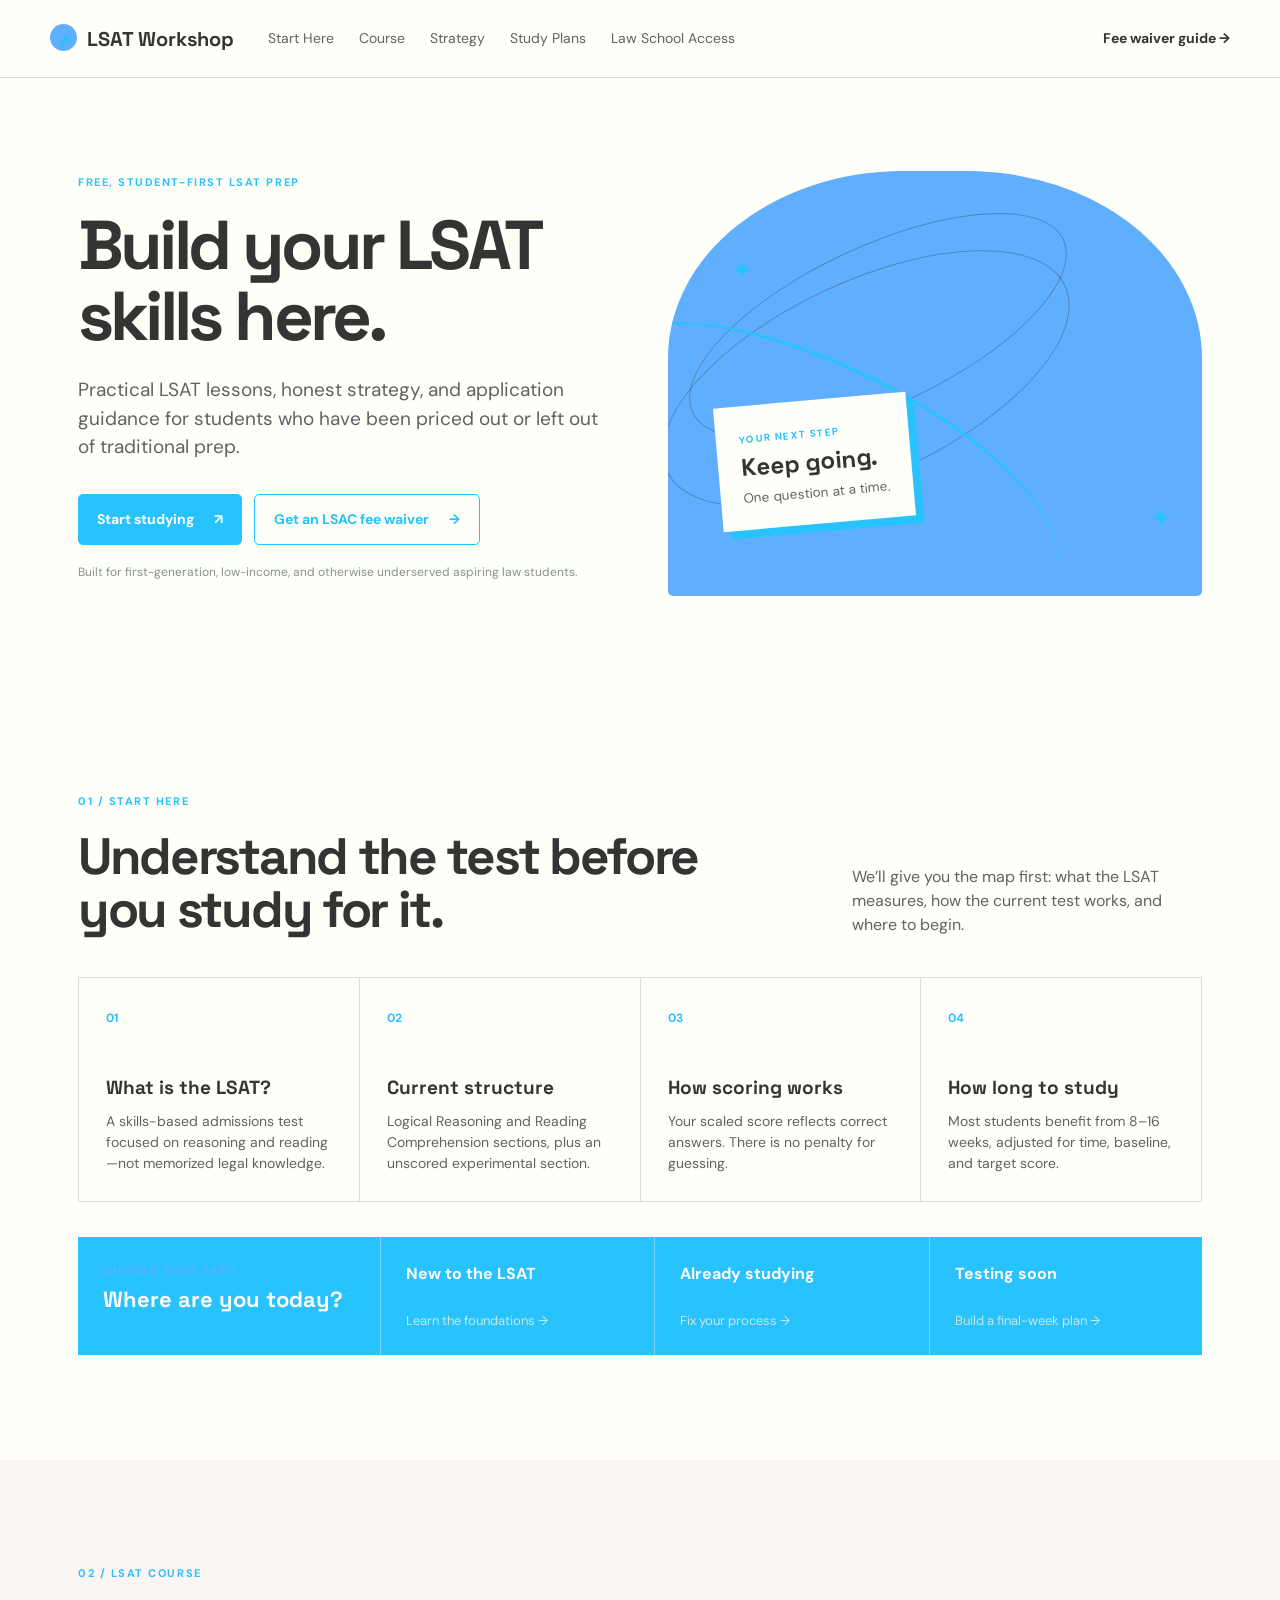
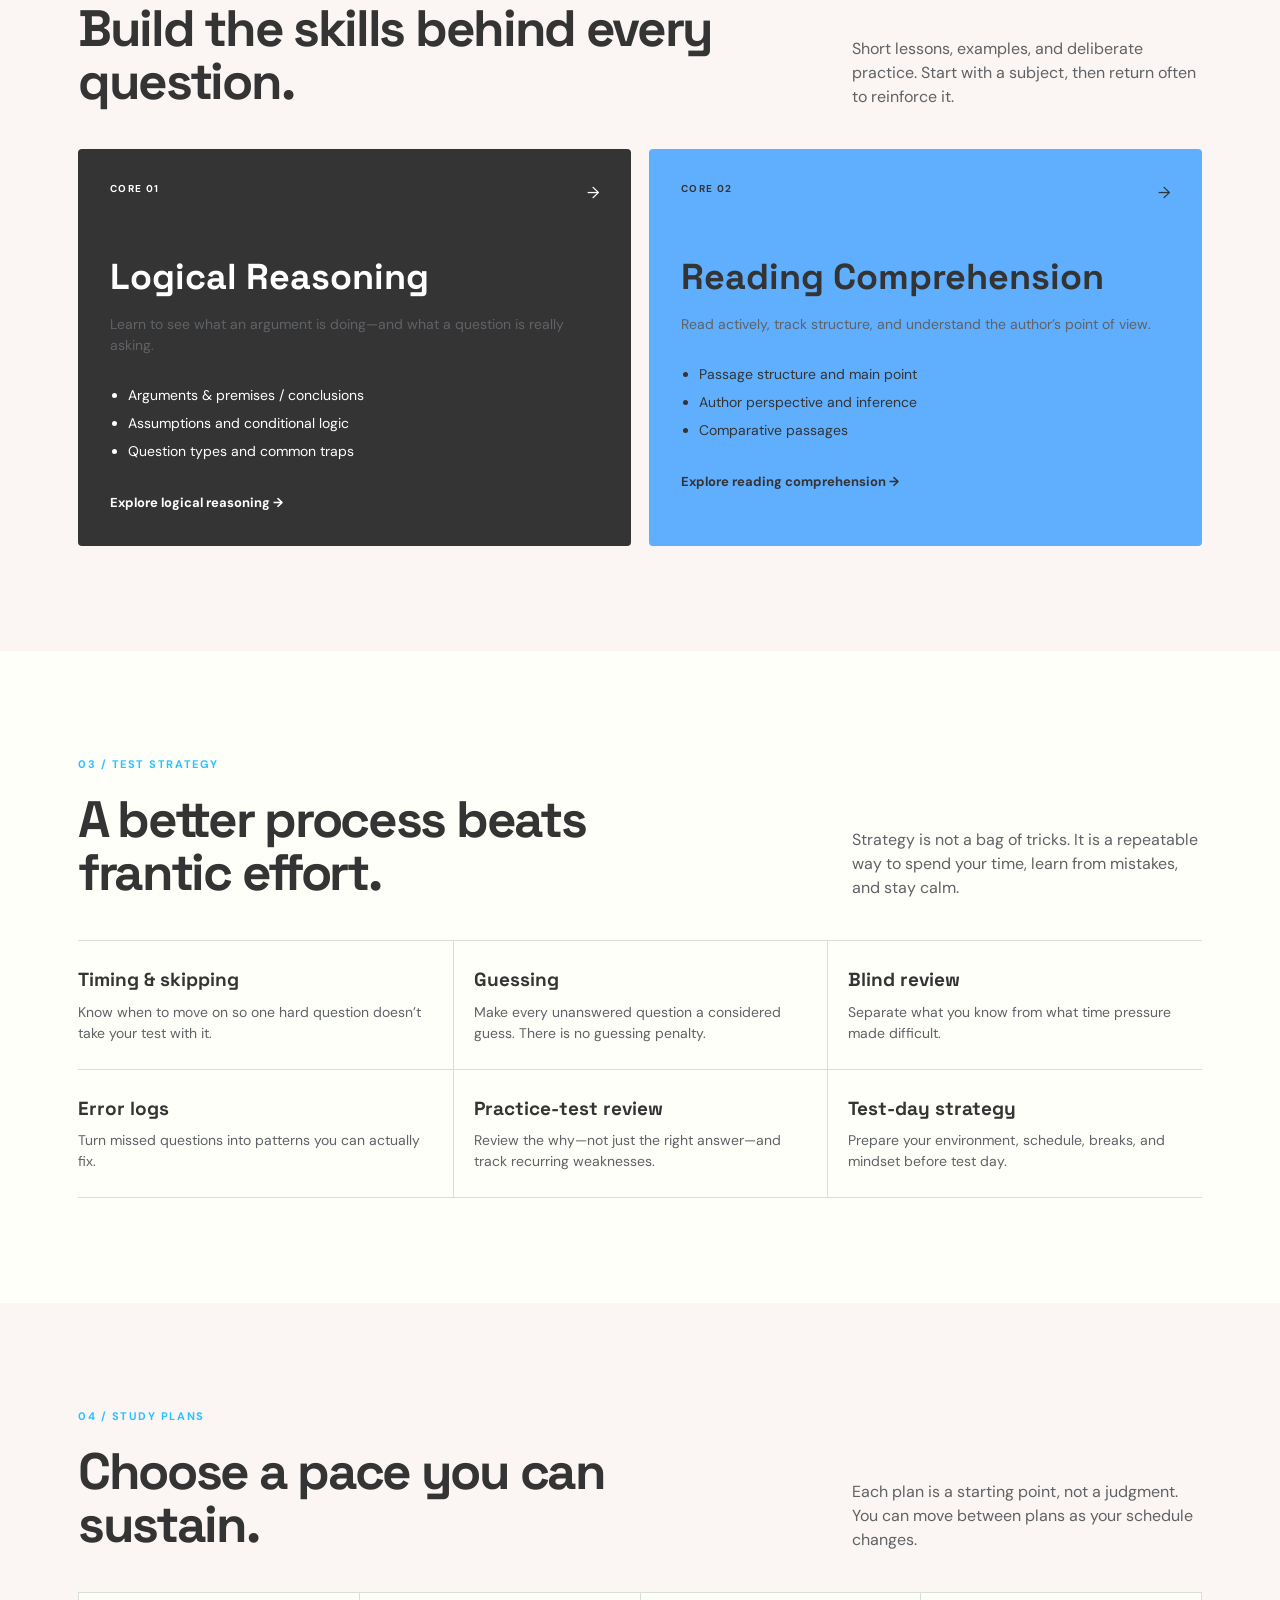
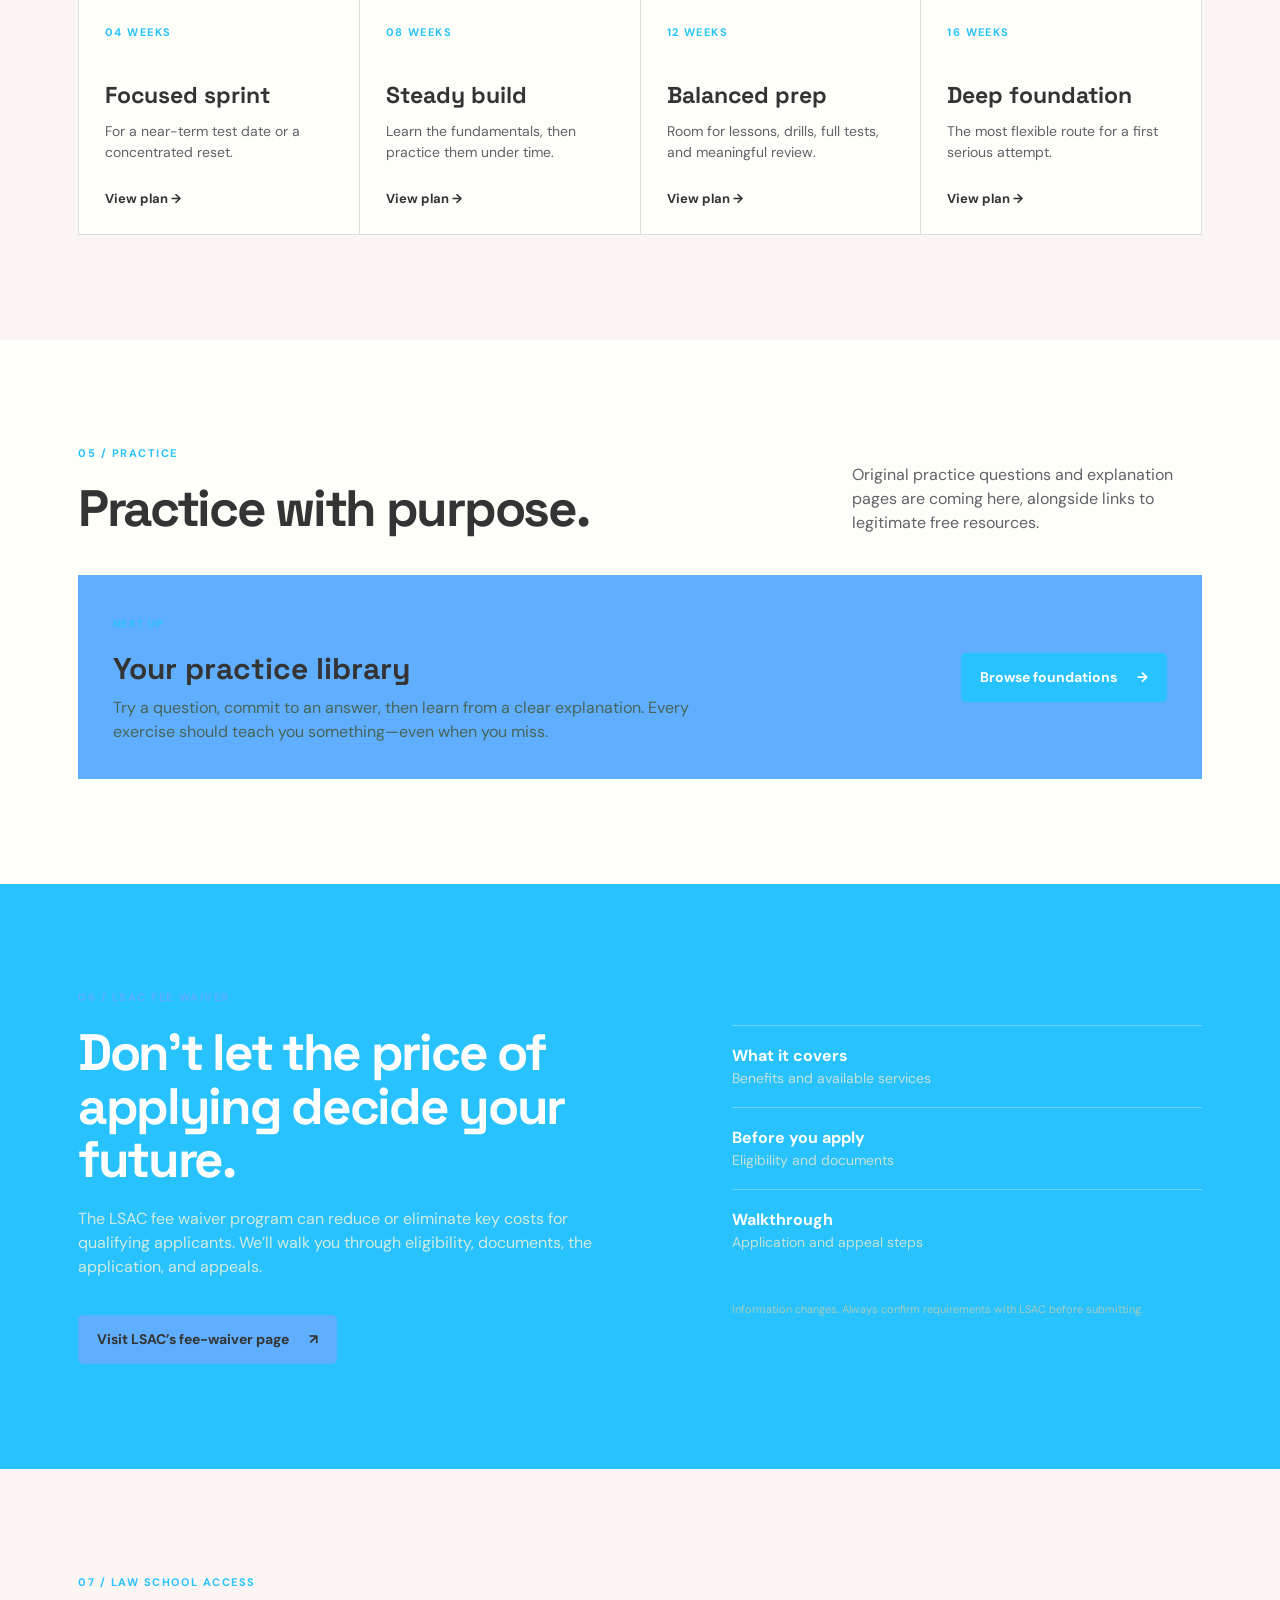
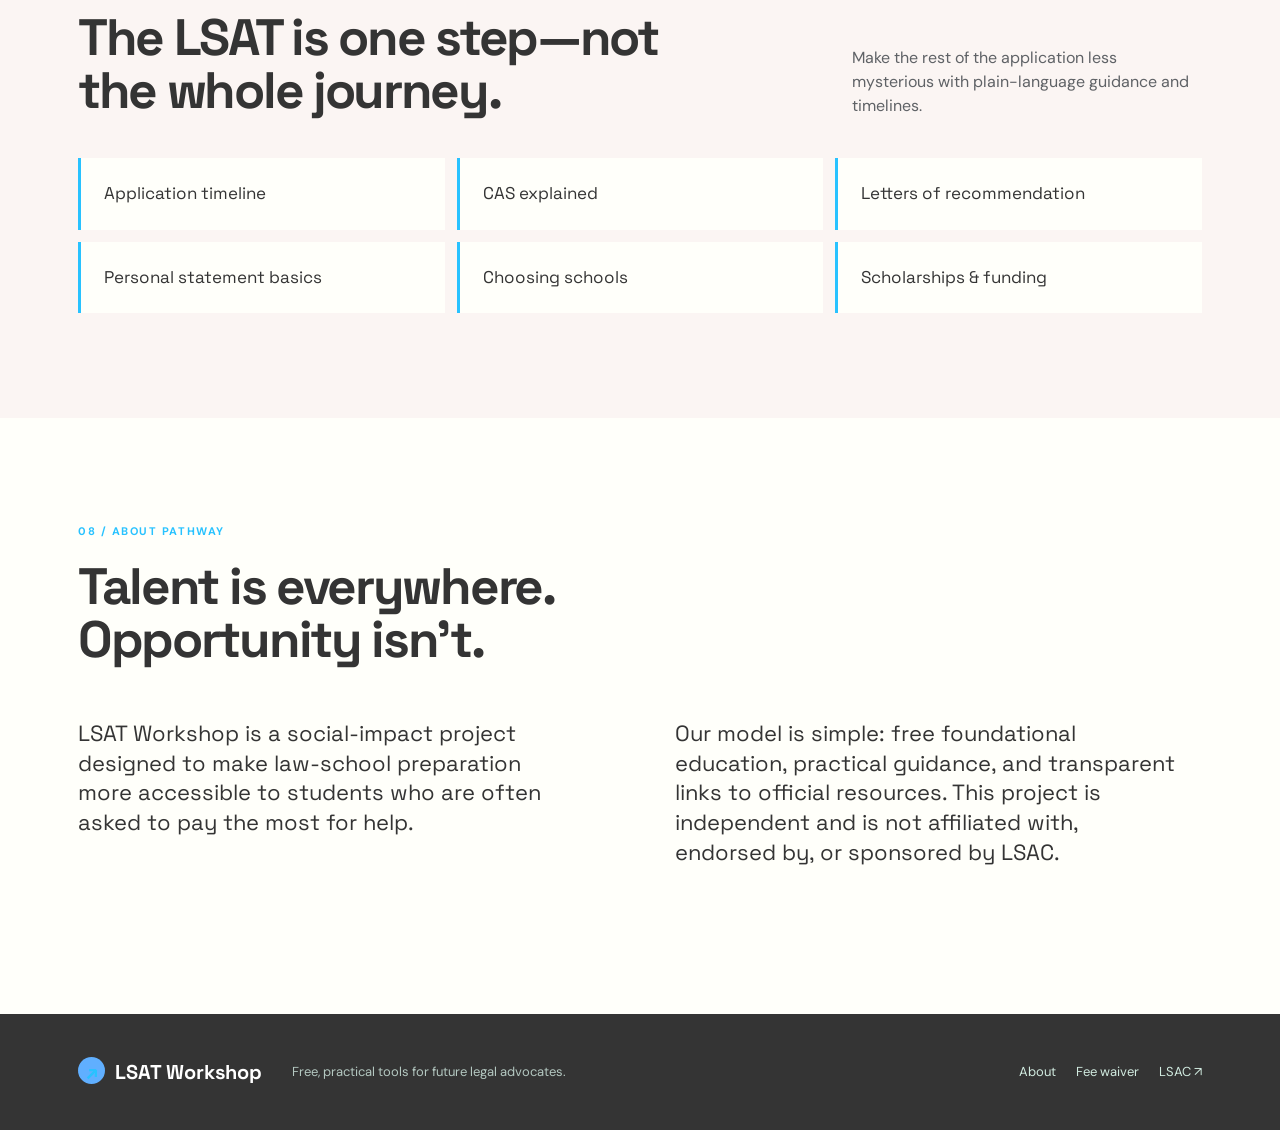
<file: index.html>
<!doctype html>
<html lang="en">
  <head>
    <meta charset="UTF-8" />
    <meta name="viewport" content="width=device-width, initial-scale=1.0" />
    <meta name="description" content="Free LSAT preparation and law-school access guidance for students facing financial barriers." />
    <title>LSAT Workshop — A clearer route to law school</title>
    <link rel="preconnect" href="https://fonts.googleapis.com" />
    <link rel="preconnect" href="https://fonts.gstatic.com" crossorigin />
    <link href="https://fonts.googleapis.com/css2?family=DM+Sans:wght@400;500;600;700&family=Space+Grotesk:wght@500;600;700&display=swap" rel="stylesheet" />
    <link rel="stylesheet" href="styles.css" />
  </head>
  <body>
    <header class="site-header">
      <a class="brand" href="./index.html" aria-label="LSAT Workshop home"><span class="brand-mark">↗</span> LSAT Workshop</a>
      <button class="menu-toggle" aria-expanded="false" aria-controls="site-nav">Menu</button>
      <nav id="site-nav" class="site-nav" aria-label="Main navigation">
        <a href="./start-here.html">Start Here</a><a href="./course.html">Course</a><a href="./strategy.html">Strategy</a><a href="./study-plans.html">Study Plans</a><a href="./law-school-access.html">Law School Access</a>
      </nav>
      <a class="header-link" href="./fee-waiver.html">Fee waiver guide <span>→</span></a>
    </header>

    <main>
      <section id="home" class="hero section-shell">
        <div class="hero-copy">
          <p class="eyebrow">FREE, STUDENT-FIRST LSAT PREP</p>
          <h1>Build your LSAT skills here.</h1>
          <p class="lede">Practical LSAT lessons, honest strategy, and application guidance for students who have been priced out or left out of traditional prep.</p>
          <div class="button-row"><a class="button primary" href="./start-here.html">Start studying <span>↗</span></a><a class="button secondary" href="./fee-waiver.html">Get an LSAC fee waiver <span>→</span></a></div>
          <p class="microcopy">Built for first-generation, low-income, and otherwise underserved aspiring law students.</p>
        </div>
        <div class="hero-art" aria-label="Illustration of a workshop for law-school preparation">
          <div class="sun"></div><div class="orbit orbit-one"></div><div class="orbit orbit-two"></div><div class="path-line"></div><div class="sign-card"><span>YOUR NEXT STEP</span><strong>Keep going.</strong><small>One question at a time.</small></div>
          <div class="star star-one">✦</div><div class="star star-two">✦</div>
        </div>
      </section>

      <section id="start" class="section-shell section-block">
        <div class="section-heading"><div><p class="eyebrow">01 / START HERE</p><h2>Understand the test before you study for it.</h2></div><p>We’ll give you the map first: what the LSAT measures, how the current test works, and where to begin.</p></div>
        <div class="info-grid four"><article><span class="number">01</span><h3>What is the LSAT?</h3><p>A skills-based admissions test focused on reasoning and reading—not memorized legal knowledge.</p></article><article><span class="number">02</span><h3>Current structure</h3><p>Logical Reasoning and Reading Comprehension sections, plus an unscored experimental section.</p></article><article><span class="number">03</span><h3>How scoring works</h3><p>Your scaled score reflects correct answers. There is no penalty for guessing.</p></article><article><span class="number">04</span><h3>How long to study</h3><p>Most students benefit from 8–16 weeks, adjusted for time, baseline, and target score.</p></article></div>
        <div class="pathway"><div><p class="eyebrow">CHOOSE YOUR PATH</p><h3>Where are you today?</h3></div><a href="./course.html"><strong>New to the LSAT</strong><span>Learn the foundations →</span></a><a href="./strategy.html"><strong>Already studying</strong><span>Fix your process →</span></a><a href="./study-plans.html"><strong>Testing soon</strong><span>Build a final-week plan →</span></a></div>
      </section>

      <section id="course" class="section-shell section-block tinted"><div class="section-heading"><div><p class="eyebrow">02 / LSAT COURSE</p><h2>Build the skills behind every question.</h2></div><p>Short lessons, examples, and deliberate practice. Start with a subject, then return often to reinforce it.</p></div><div class="course-grid"><article class="course-card dark"><div class="card-top"><span class="tag">CORE 01</span><span>→</span></div><h3>Logical Reasoning</h3><p>Learn to see what an argument is doing—and what a question is really asking.</p><ul><li>Arguments &amp; premises / conclusions</li><li>Assumptions and conditional logic</li><li>Question types and common traps</li></ul><a href="./practice.html">Explore logical reasoning →</a></article><article class="course-card accent"><div class="card-top"><span class="tag">CORE 02</span><span>→</span></div><h3>Reading Comprehension</h3><p>Read actively, track structure, and understand the author’s point of view.</p><ul><li>Passage structure and main point</li><li>Author perspective and inference</li><li>Comparative passages</li></ul><a href="./practice.html">Explore reading comprehension →</a></article></div></section>

      <section id="strategy" class="section-shell section-block"><div class="section-heading"><div><p class="eyebrow">03 / TEST STRATEGY</p><h2>A better process beats frantic effort.</h2></div><p>Strategy is not a bag of tricks. It is a repeatable way to spend your time, learn from mistakes, and stay calm.</p></div><div class="strategy-list"><div><b>Timing &amp; skipping</b><span>Know when to move on so one hard question doesn’t take your test with it.</span></div><div><b>Guessing</b><span>Make every unanswered question a considered guess. There is no guessing penalty.</span></div><div><b>Blind review</b><span>Separate what you know from what time pressure made difficult.</span></div><div><b>Error logs</b><span>Turn missed questions into patterns you can actually fix.</span></div><div><b>Practice-test review</b><span>Review the why—not just the right answer—and track recurring weaknesses.</span></div><div><b>Test-day strategy</b><span>Prepare your environment, schedule, breaks, and mindset before test day.</span></div></div></section>

      <section id="plans" class="section-shell section-block tinted"><div class="section-heading"><div><p class="eyebrow">04 / STUDY PLANS</p><h2>Choose a pace you can sustain.</h2></div><p>Each plan is a starting point, not a judgment. You can move between plans as your schedule changes.</p></div><div class="plans-grid"><a href="./course.html"><span>04 WEEKS</span><h3>Focused sprint</h3><p>For a near-term test date or a concentrated reset.</p><b>View plan →</b></a><a href="./course.html"><span>08 WEEKS</span><h3>Steady build</h3><p>Learn the fundamentals, then practice them under time.</p><b>View plan →</b></a><a href="./course.html"><span>12 WEEKS</span><h3>Balanced prep</h3><p>Room for lessons, drills, full tests, and meaningful review.</p><b>View plan →</b></a><a href="./course.html"><span>16 WEEKS</span><h3>Deep foundation</h3><p>The most flexible route for a first serious attempt.</p><b>View plan →</b></a></div></section>

      <section id="practice" class="section-shell section-block"><div class="section-heading"><div><p class="eyebrow">05 / PRACTICE</p><h2>Practice with purpose.</h2></div><p>Original practice questions and explanation pages are coming here, alongside links to legitimate free resources.</p></div><div class="practice-callout"><div><span class="tag">NEXT UP</span><h3>Your practice library</h3><p>Try a question, commit to an answer, then learn from a clear explanation. Every exercise should teach you something—even when you miss.</p></div><a class="button primary" href="./course.html">Browse foundations <span>→</span></a></div></section>

      <section id="fee-waiver" class="section-shell section-block fee-section"><div class="fee-copy"><p class="eyebrow">06 / LSAC FEE WAIVER</p><h2>Don’t let the price of applying decide your future.</h2><p>The LSAC fee waiver program can reduce or eliminate key costs for qualifying applicants. We’ll walk you through eligibility, documents, the application, and appeals.</p><a class="button primary" href="https://www.lsac.org/lsat/register-lsat/lsat-cas-fees/fee-waivers" target="_blank" rel="noreferrer">Visit LSAC’s fee-waiver page <span>↗</span></a></div><div class="fee-topics"><div><b>What it covers</b><span>Benefits and available services</span></div><div><b>Before you apply</b><span>Eligibility and documents</span></div><div><b>Walkthrough</b><span>Application and appeal steps</span></div><p class="note">Information changes. Always confirm requirements with LSAC before submitting.</p></div></section>

      <section id="access" class="section-shell section-block tinted"><div class="section-heading"><div><p class="eyebrow">07 / LAW SCHOOL ACCESS</p><h2>The LSAT is one step—not the whole journey.</h2></div><p>Make the rest of the application less mysterious with plain-language guidance and timelines.</p></div><div class="access-grid"><span>Application timeline</span><span>CAS explained</span><span>Letters of recommendation</span><span>Personal statement basics</span><span>Choosing schools</span><span>Scholarships &amp; funding</span></div></section>

      <section id="about" class="section-shell section-block about"><p class="eyebrow">08 / ABOUT PATHWAY</p><h2>Talent is everywhere. Opportunity isn’t.</h2><div class="about-columns"><p>LSAT Workshop is a social-impact project designed to make law-school preparation more accessible to students who are often asked to pay the most for help.</p><p>Our model is simple: free foundational education, practical guidance, and transparent links to official resources. This project is independent and is not affiliated with, endorsed by, or sponsored by LSAC.</p></div></section>
    </main>
    <footer class="site-footer"><div class="brand"><span class="brand-mark">↗</span> LSAT Workshop</div><p>Free, practical tools for future legal advocates.</p><div><a href="./about.html">About</a><a href="./fee-waiver.html">Fee waiver</a><a href="https://www.lsac.org" target="_blank" rel="noreferrer">LSAC ↗</a></div></footer>
    <script src="app.js"></script>
  </body>
</html>
</file>
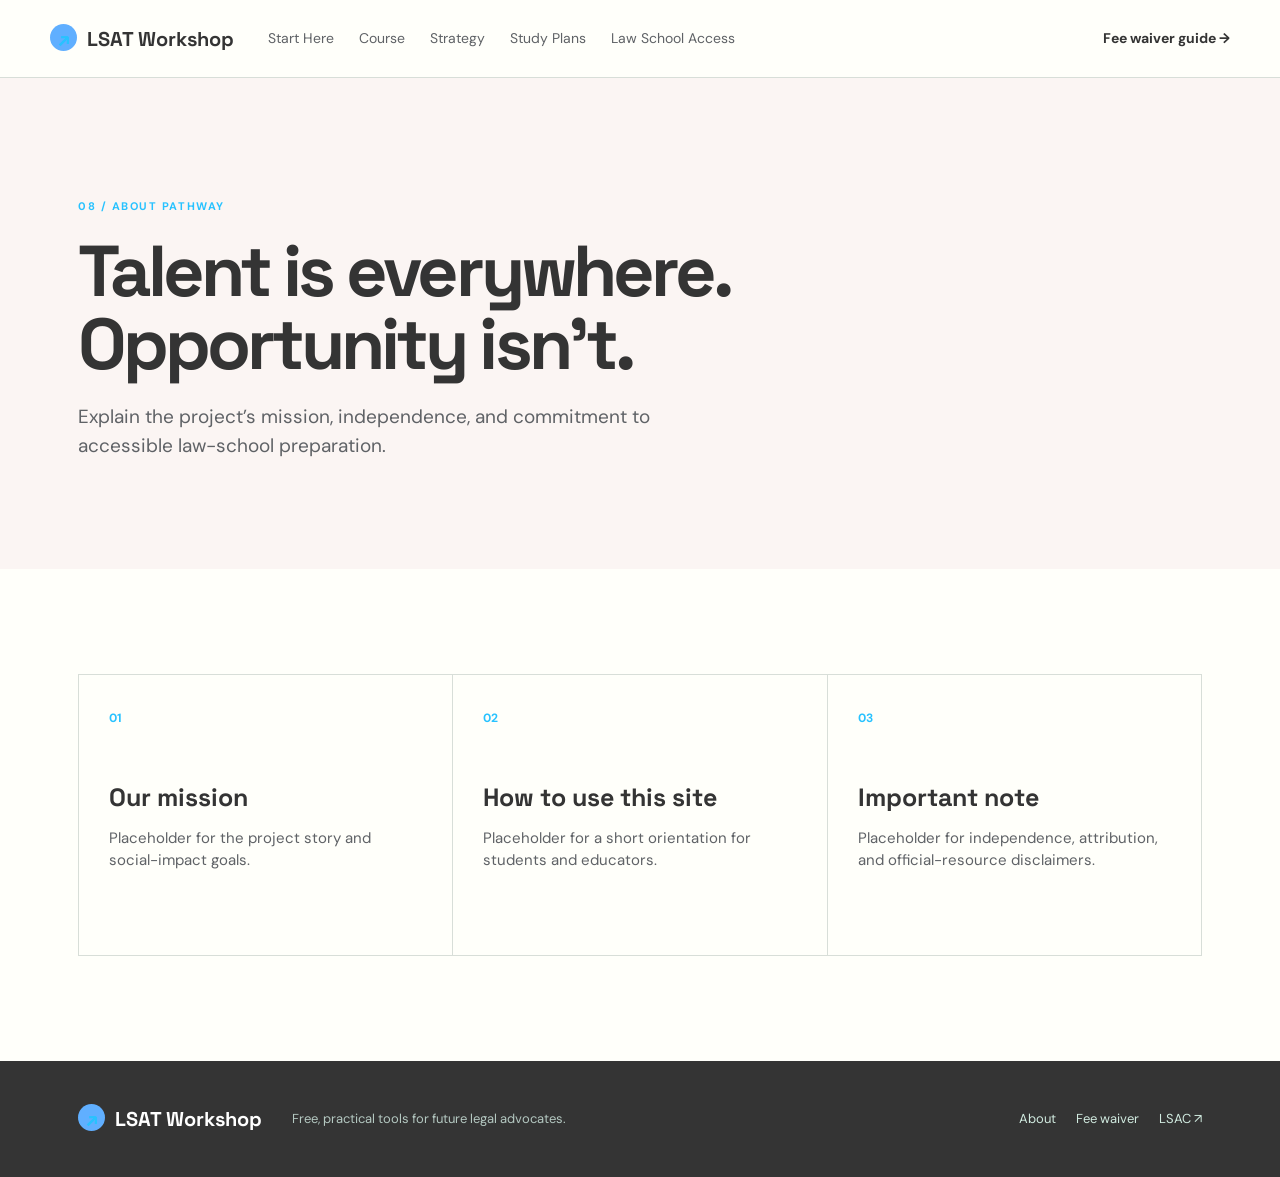
<file: about.html>
<!doctype html>
<html lang="en">
  <head>
    <meta charset="UTF-8" />
    <meta name="viewport" content="width=device-width, initial-scale=1.0" />
    <meta name="description" content="LSAT Workshop — free LSAT preparation and law-school access guidance." />
    <title>Talent is everywhere. Opportunity isn’t. | LSAT Workshop</title>
    <link rel="preconnect" href="https://fonts.googleapis.com" />
    <link rel="preconnect" href="https://fonts.gstatic.com" crossorigin />
    <link href="https://fonts.googleapis.com/css2?family=DM+Sans:wght@400;500;600;700&family=Space+Grotesk:wght@500;600;700&display=swap" rel="stylesheet" />
    <link rel="stylesheet" href="styles.css" />
  </head>
  <body>
    <header class="site-header">
  <a class="brand" href="index.html" aria-label="LSAT Workshop home"><span class="brand-mark">↗</span> LSAT Workshop</a>
  <button class="menu-toggle" aria-expanded="false" aria-controls="site-nav">Menu</button>
  <nav id="site-nav" class="site-nav" aria-label="Main navigation">
    <a href="start-here.html">Start Here</a><a href="course.html">Course</a><a href="strategy.html">Strategy</a><a href="study-plans.html">Study Plans</a><a href="law-school-access.html">Law School Access</a>
  </nav>
  <a class="header-link" href="fee-waiver.html">Fee waiver guide <span>→</span></a>
</header>
    <main>
      <section class="page-hero section-shell">
        <p class="eyebrow">08 / ABOUT PATHWAY</p>
        <h1>Talent is everywhere. Opportunity isn’t.</h1>
        <p class="lede">Explain the project’s mission, independence, and commitment to accessible law-school preparation.</p>
      </section>
      <section class="section-shell section-block">
        <div class="placeholder-grid">
          <article><span class="number">01</span><h2>Our mission</h2><p>Placeholder for the project story and social-impact goals.</p></article>
          <article><span class="number">02</span><h2>How to use this site</h2><p>Placeholder for a short orientation for students and educators.</p></article>
          <article><span class="number">03</span><h2>Important note</h2><p>Placeholder for independence, attribution, and official-resource disclaimers.</p></article>
        </div>
      </section>
    </main>
    <footer class="site-footer"><div class="brand"><span class="brand-mark">↗</span> LSAT Workshop</div><p>Free, practical tools for future legal advocates.</p><div><a href="about.html">About</a><a href="fee-waiver.html">Fee waiver</a><a href="https://www.lsac.org" target="_blank" rel="noreferrer">LSAC ↗</a></div></footer>
    <script src="app.js"></script>
  </body>
</html>
</file>
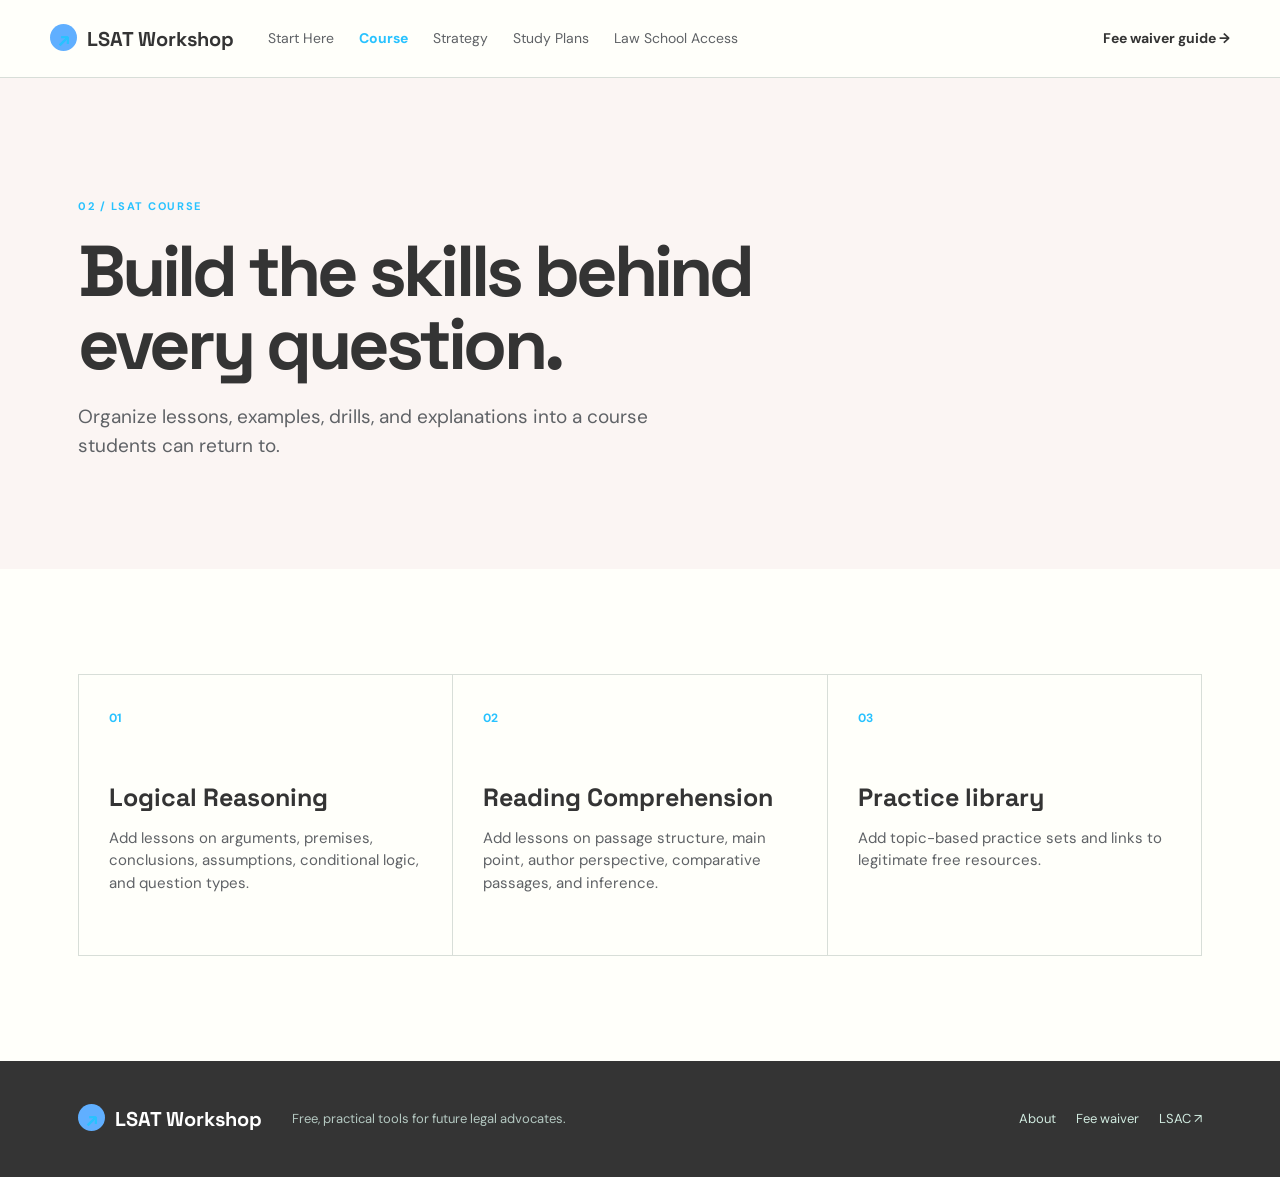
<file: course.html>
<!doctype html>
<html lang="en">
  <head>
    <meta charset="UTF-8" />
    <meta name="viewport" content="width=device-width, initial-scale=1.0" />
    <meta name="description" content="LSAT Workshop — free LSAT preparation and law-school access guidance." />
    <title>Build the skills behind every question. | LSAT Workshop</title>
    <link rel="preconnect" href="https://fonts.googleapis.com" />
    <link rel="preconnect" href="https://fonts.gstatic.com" crossorigin />
    <link href="https://fonts.googleapis.com/css2?family=DM+Sans:wght@400;500;600;700&family=Space+Grotesk:wght@500;600;700&display=swap" rel="stylesheet" />
    <link rel="stylesheet" href="styles.css" />
  </head>
  <body>
    <header class="site-header">
  <a class="brand" href="index.html" aria-label="LSAT Workshop home"><span class="brand-mark">↗</span> LSAT Workshop</a>
  <button class="menu-toggle" aria-expanded="false" aria-controls="site-nav">Menu</button>
  <nav id="site-nav" class="site-nav" aria-label="Main navigation">
    <a href="start-here.html">Start Here</a><a href="course.html">Course</a><a href="strategy.html">Strategy</a><a href="study-plans.html">Study Plans</a><a href="law-school-access.html">Law School Access</a>
  </nav>
  <a class="header-link" href="fee-waiver.html">Fee waiver guide <span>→</span></a>
</header>
    <main>
      <section class="page-hero section-shell">
        <p class="eyebrow">02 / LSAT COURSE</p>
        <h1>Build the skills behind every question.</h1>
        <p class="lede">Organize lessons, examples, drills, and explanations into a course students can return to.</p>
      </section>
      <section class="section-shell section-block">
        <div class="placeholder-grid">
          <article><span class="number">01</span><h2>Logical Reasoning</h2><p>Add lessons on arguments, premises, conclusions, assumptions, conditional logic, and question types.</p></article>
          <article><span class="number">02</span><h2>Reading Comprehension</h2><p>Add lessons on passage structure, main point, author perspective, comparative passages, and inference.</p></article>
          <article><span class="number">03</span><h2>Practice library</h2><p>Add topic-based practice sets and links to legitimate free resources.</p></article>
        </div>
      </section>
    </main>
    <footer class="site-footer"><div class="brand"><span class="brand-mark">↗</span> LSAT Workshop</div><p>Free, practical tools for future legal advocates.</p><div><a href="about.html">About</a><a href="fee-waiver.html">Fee waiver</a><a href="https://www.lsac.org" target="_blank" rel="noreferrer">LSAC ↗</a></div></footer>
    <script src="app.js"></script>
  </body>
</html>
</file>
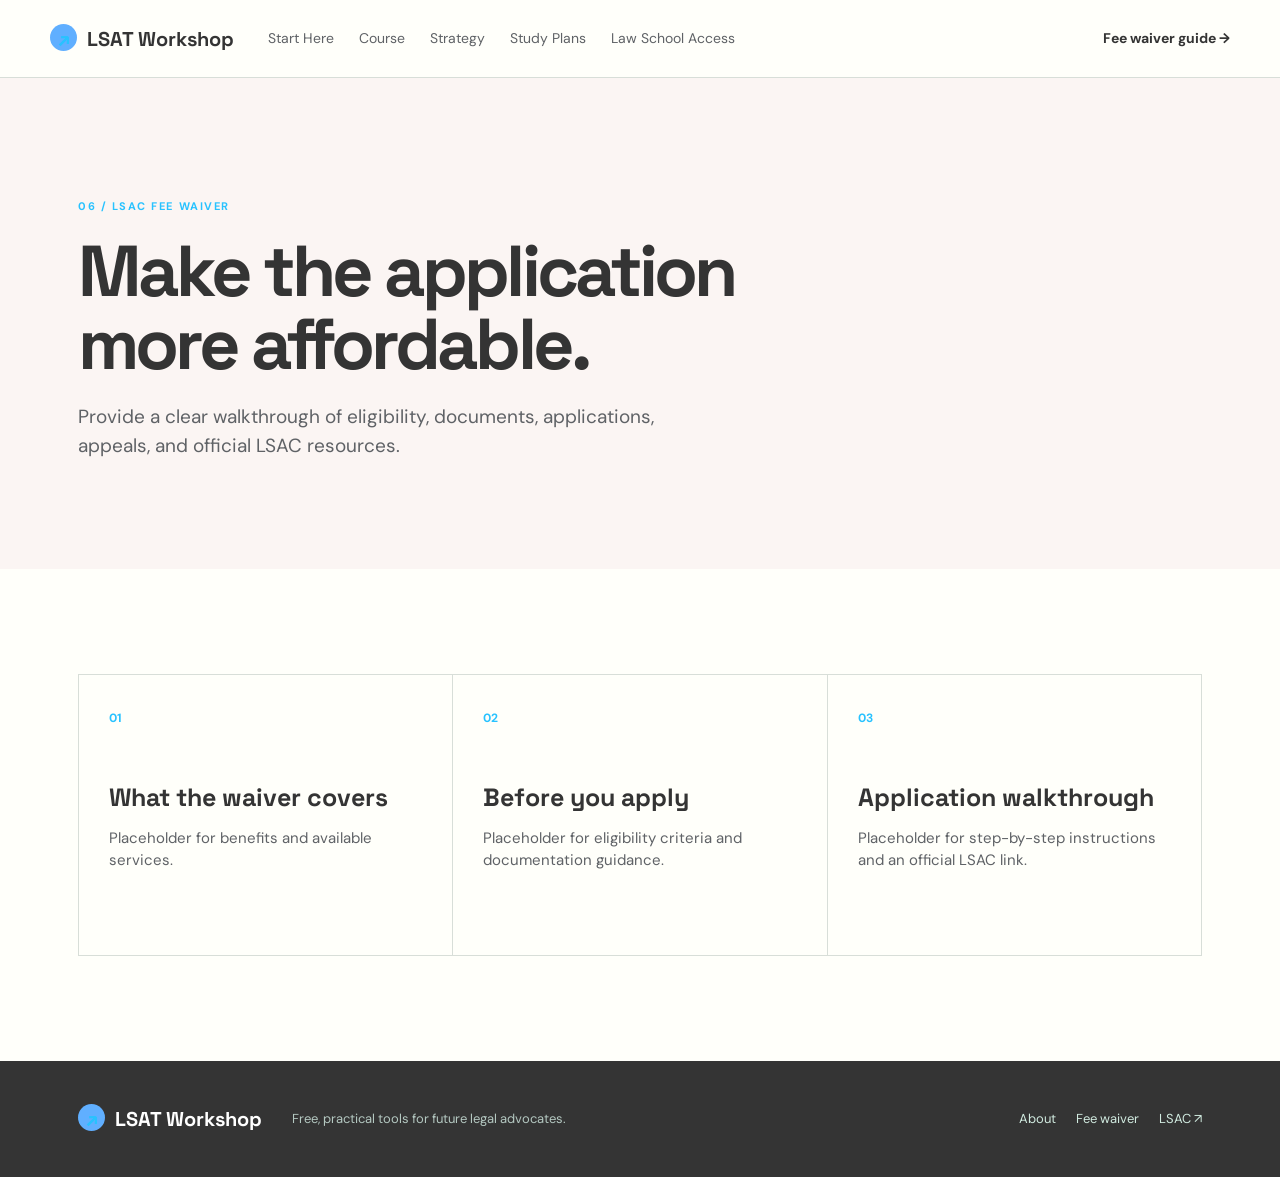
<file: fee-waiver.html>
<!doctype html>
<html lang="en">
  <head>
    <meta charset="UTF-8" />
    <meta name="viewport" content="width=device-width, initial-scale=1.0" />
    <meta name="description" content="LSAT Workshop — free LSAT preparation and law-school access guidance." />
    <title>Make the application more affordable. | LSAT Workshop</title>
    <link rel="preconnect" href="https://fonts.googleapis.com" />
    <link rel="preconnect" href="https://fonts.gstatic.com" crossorigin />
    <link href="https://fonts.googleapis.com/css2?family=DM+Sans:wght@400;500;600;700&family=Space+Grotesk:wght@500;600;700&display=swap" rel="stylesheet" />
    <link rel="stylesheet" href="styles.css" />
  </head>
  <body>
    <header class="site-header">
  <a class="brand" href="index.html" aria-label="LSAT Workshop home"><span class="brand-mark">↗</span> LSAT Workshop</a>
  <button class="menu-toggle" aria-expanded="false" aria-controls="site-nav">Menu</button>
  <nav id="site-nav" class="site-nav" aria-label="Main navigation">
    <a href="start-here.html">Start Here</a><a href="course.html">Course</a><a href="strategy.html">Strategy</a><a href="study-plans.html">Study Plans</a><a href="law-school-access.html">Law School Access</a>
  </nav>
  <a class="header-link" href="fee-waiver.html">Fee waiver guide <span>→</span></a>
</header>
    <main>
      <section class="page-hero section-shell">
        <p class="eyebrow">06 / LSAC FEE WAIVER</p>
        <h1>Make the application more affordable.</h1>
        <p class="lede">Provide a clear walkthrough of eligibility, documents, applications, appeals, and official LSAC resources.</p>
      </section>
      <section class="section-shell section-block">
        <div class="placeholder-grid">
          <article><span class="number">01</span><h2>What the waiver covers</h2><p>Placeholder for benefits and available services.</p></article>
          <article><span class="number">02</span><h2>Before you apply</h2><p>Placeholder for eligibility criteria and documentation guidance.</p></article>
          <article><span class="number">03</span><h2>Application walkthrough</h2><p>Placeholder for step-by-step instructions and an official LSAC link.</p></article>
        </div>
      </section>
    </main>
    <footer class="site-footer"><div class="brand"><span class="brand-mark">↗</span> LSAT Workshop</div><p>Free, practical tools for future legal advocates.</p><div><a href="about.html">About</a><a href="fee-waiver.html">Fee waiver</a><a href="https://www.lsac.org" target="_blank" rel="noreferrer">LSAC ↗</a></div></footer>
    <script src="app.js"></script>
  </body>
</html>
</file>
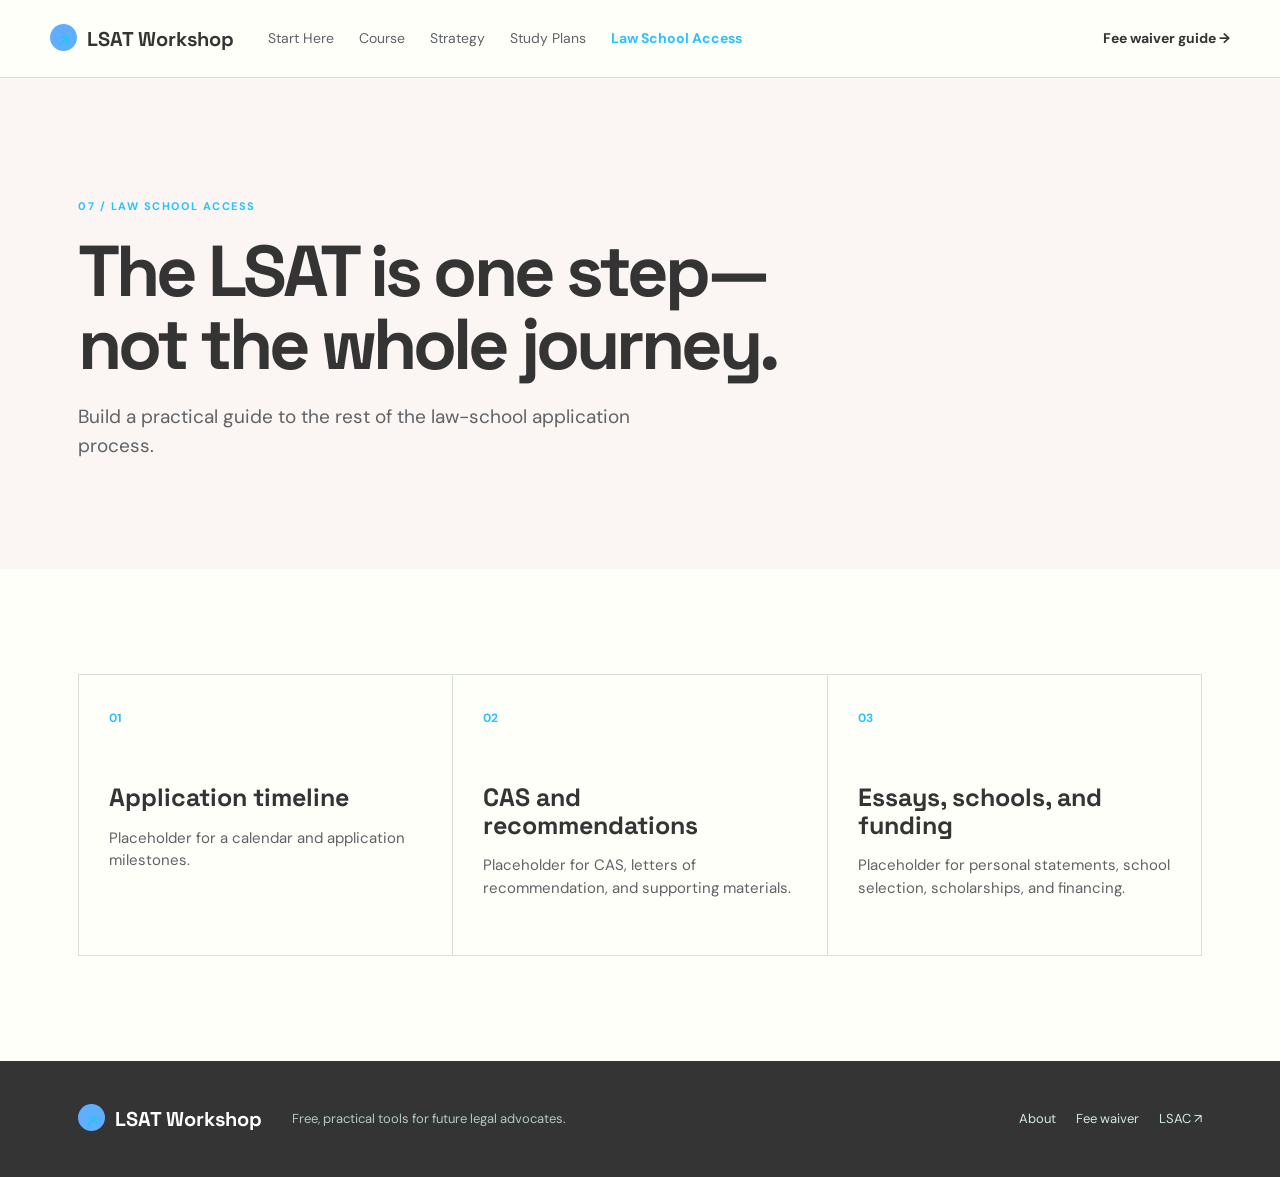
<file: law-school-access.html>
<!doctype html>
<html lang="en">
  <head>
    <meta charset="UTF-8" />
    <meta name="viewport" content="width=device-width, initial-scale=1.0" />
    <meta name="description" content="LSAT Workshop — free LSAT preparation and law-school access guidance." />
    <title>The LSAT is one step—not the whole journey. | LSAT Workshop</title>
    <link rel="preconnect" href="https://fonts.googleapis.com" />
    <link rel="preconnect" href="https://fonts.gstatic.com" crossorigin />
    <link href="https://fonts.googleapis.com/css2?family=DM+Sans:wght@400;500;600;700&family=Space+Grotesk:wght@500;600;700&display=swap" rel="stylesheet" />
    <link rel="stylesheet" href="styles.css" />
  </head>
  <body>
    <header class="site-header">
  <a class="brand" href="index.html" aria-label="LSAT Workshop home"><span class="brand-mark">↗</span> LSAT Workshop</a>
  <button class="menu-toggle" aria-expanded="false" aria-controls="site-nav">Menu</button>
  <nav id="site-nav" class="site-nav" aria-label="Main navigation">
    <a href="start-here.html">Start Here</a><a href="course.html">Course</a><a href="strategy.html">Strategy</a><a href="study-plans.html">Study Plans</a><a href="law-school-access.html">Law School Access</a>
  </nav>
  <a class="header-link" href="fee-waiver.html">Fee waiver guide <span>→</span></a>
</header>
    <main>
      <section class="page-hero section-shell">
        <p class="eyebrow">07 / LAW SCHOOL ACCESS</p>
        <h1>The LSAT is one step—not the whole journey.</h1>
        <p class="lede">Build a practical guide to the rest of the law-school application process.</p>
      </section>
      <section class="section-shell section-block">
        <div class="placeholder-grid">
          <article><span class="number">01</span><h2>Application timeline</h2><p>Placeholder for a calendar and application milestones.</p></article>
          <article><span class="number">02</span><h2>CAS and recommendations</h2><p>Placeholder for CAS, letters of recommendation, and supporting materials.</p></article>
          <article><span class="number">03</span><h2>Essays, schools, and funding</h2><p>Placeholder for personal statements, school selection, scholarships, and financing.</p></article>
        </div>
      </section>
    </main>
    <footer class="site-footer"><div class="brand"><span class="brand-mark">↗</span> LSAT Workshop</div><p>Free, practical tools for future legal advocates.</p><div><a href="about.html">About</a><a href="fee-waiver.html">Fee waiver</a><a href="https://www.lsac.org" target="_blank" rel="noreferrer">LSAC ↗</a></div></footer>
    <script src="app.js"></script>
  </body>
</html>
</file>
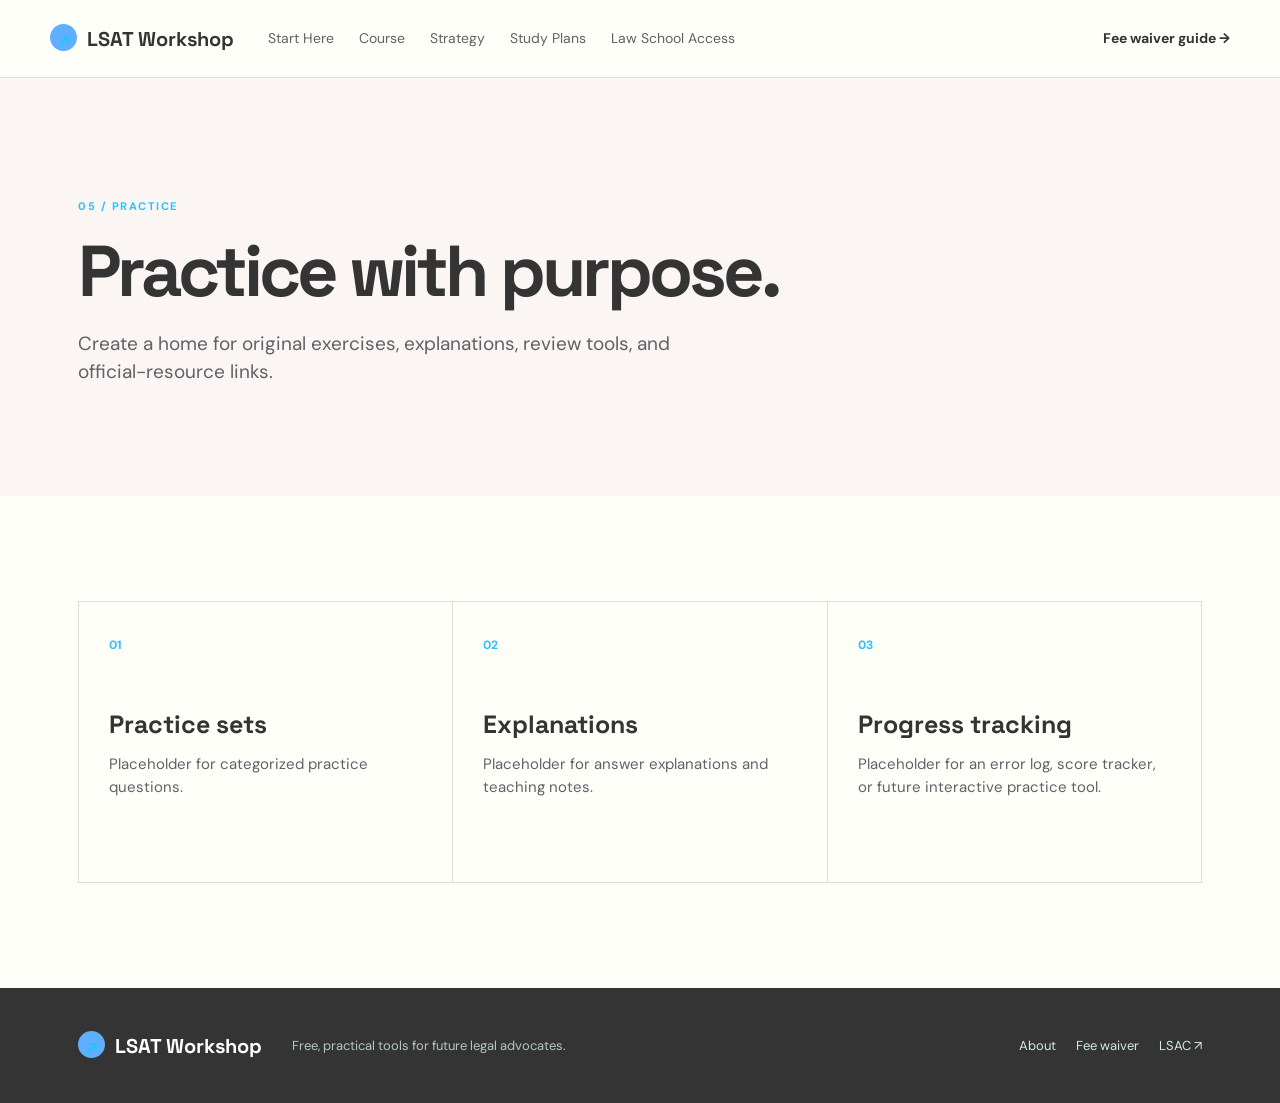
<file: practice.html>
<!doctype html>
<html lang="en">
  <head>
    <meta charset="UTF-8" />
    <meta name="viewport" content="width=device-width, initial-scale=1.0" />
    <meta name="description" content="LSAT Workshop — free LSAT preparation and law-school access guidance." />
    <title>Practice with purpose. | LSAT Workshop</title>
    <link rel="preconnect" href="https://fonts.googleapis.com" />
    <link rel="preconnect" href="https://fonts.gstatic.com" crossorigin />
    <link href="https://fonts.googleapis.com/css2?family=DM+Sans:wght@400;500;600;700&family=Space+Grotesk:wght@500;600;700&display=swap" rel="stylesheet" />
    <link rel="stylesheet" href="styles.css" />
  </head>
  <body>
    <header class="site-header">
  <a class="brand" href="index.html" aria-label="LSAT Workshop home"><span class="brand-mark">↗</span> LSAT Workshop</a>
  <button class="menu-toggle" aria-expanded="false" aria-controls="site-nav">Menu</button>
  <nav id="site-nav" class="site-nav" aria-label="Main navigation">
    <a href="start-here.html">Start Here</a><a href="course.html">Course</a><a href="strategy.html">Strategy</a><a href="study-plans.html">Study Plans</a><a href="law-school-access.html">Law School Access</a>
  </nav>
  <a class="header-link" href="fee-waiver.html">Fee waiver guide <span>→</span></a>
</header>
    <main>
      <section class="page-hero section-shell">
        <p class="eyebrow">05 / PRACTICE</p>
        <h1>Practice with purpose.</h1>
        <p class="lede">Create a home for original exercises, explanations, review tools, and official-resource links.</p>
      </section>
      <section class="section-shell section-block">
        <div class="placeholder-grid">
          <article><span class="number">01</span><h2>Practice sets</h2><p>Placeholder for categorized practice questions.</p></article>
          <article><span class="number">02</span><h2>Explanations</h2><p>Placeholder for answer explanations and teaching notes.</p></article>
          <article><span class="number">03</span><h2>Progress tracking</h2><p>Placeholder for an error log, score tracker, or future interactive practice tool.</p></article>
        </div>
      </section>
    </main>
    <footer class="site-footer"><div class="brand"><span class="brand-mark">↗</span> LSAT Workshop</div><p>Free, practical tools for future legal advocates.</p><div><a href="about.html">About</a><a href="fee-waiver.html">Fee waiver</a><a href="https://www.lsac.org" target="_blank" rel="noreferrer">LSAC ↗</a></div></footer>
    <script src="app.js"></script>
  </body>
</html>
</file>
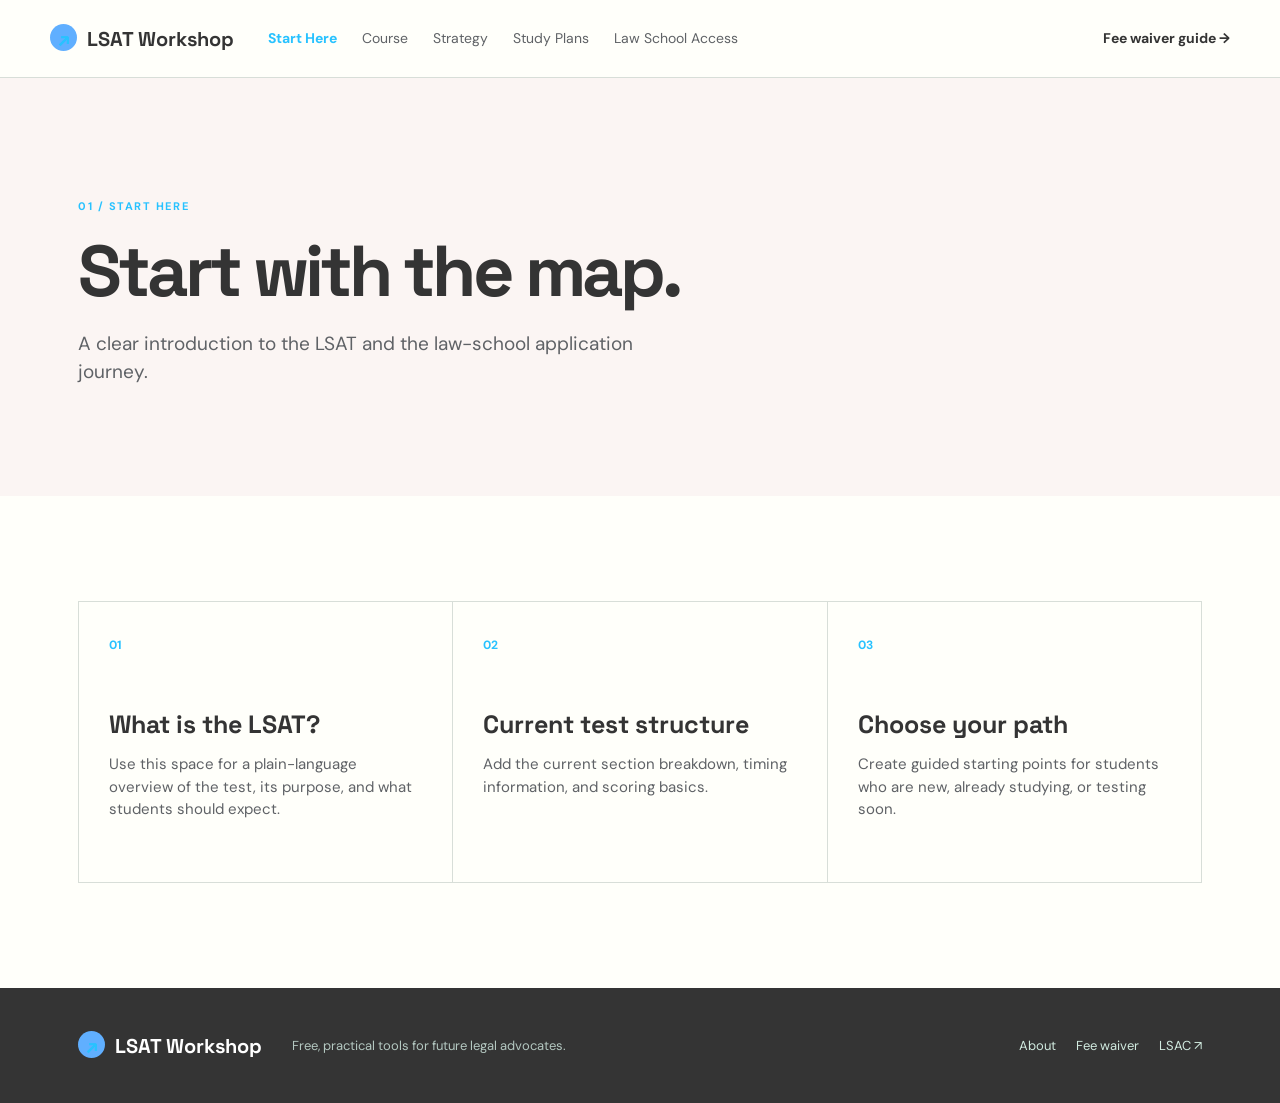
<file: start-here.html>
<!doctype html>
<html lang="en">
  <head>
    <meta charset="UTF-8" />
    <meta name="viewport" content="width=device-width, initial-scale=1.0" />
    <meta name="description" content="LSAT Workshop — free LSAT preparation and law-school access guidance." />
    <title>Start with the map. | LSAT Workshop</title>
    <link rel="preconnect" href="https://fonts.googleapis.com" />
    <link rel="preconnect" href="https://fonts.gstatic.com" crossorigin />
    <link href="https://fonts.googleapis.com/css2?family=DM+Sans:wght@400;500;600;700&family=Space+Grotesk:wght@500;600;700&display=swap" rel="stylesheet" />
    <link rel="stylesheet" href="styles.css" />
  </head>
  <body>
    <header class="site-header">
  <a class="brand" href="index.html" aria-label="LSAT Workshop home"><span class="brand-mark">↗</span> LSAT Workshop</a>
  <button class="menu-toggle" aria-expanded="false" aria-controls="site-nav">Menu</button>
  <nav id="site-nav" class="site-nav" aria-label="Main navigation">
    <a href="start-here.html">Start Here</a><a href="course.html">Course</a><a href="strategy.html">Strategy</a><a href="study-plans.html">Study Plans</a><a href="law-school-access.html">Law School Access</a>
  </nav>
  <a class="header-link" href="fee-waiver.html">Fee waiver guide <span>→</span></a>
</header>
    <main>
      <section class="page-hero section-shell">
        <p class="eyebrow">01 / START HERE</p>
        <h1>Start with the map.</h1>
        <p class="lede">A clear introduction to the LSAT and the law-school application journey.</p>
      </section>
      <section class="section-shell section-block">
        <div class="placeholder-grid">
          <article><span class="number">01</span><h2>What is the LSAT?</h2><p>Use this space for a plain-language overview of the test, its purpose, and what students should expect.</p></article>
          <article><span class="number">02</span><h2>Current test structure</h2><p>Add the current section breakdown, timing information, and scoring basics.</p></article>
          <article><span class="number">03</span><h2>Choose your path</h2><p>Create guided starting points for students who are new, already studying, or testing soon.</p></article>
        </div>
      </section>
    </main>
    <footer class="site-footer"><div class="brand"><span class="brand-mark">↗</span> LSAT Workshop</div><p>Free, practical tools for future legal advocates.</p><div><a href="about.html">About</a><a href="fee-waiver.html">Fee waiver</a><a href="https://www.lsac.org" target="_blank" rel="noreferrer">LSAC ↗</a></div></footer>
    <script src="app.js"></script>
  </body>
</html>
</file>
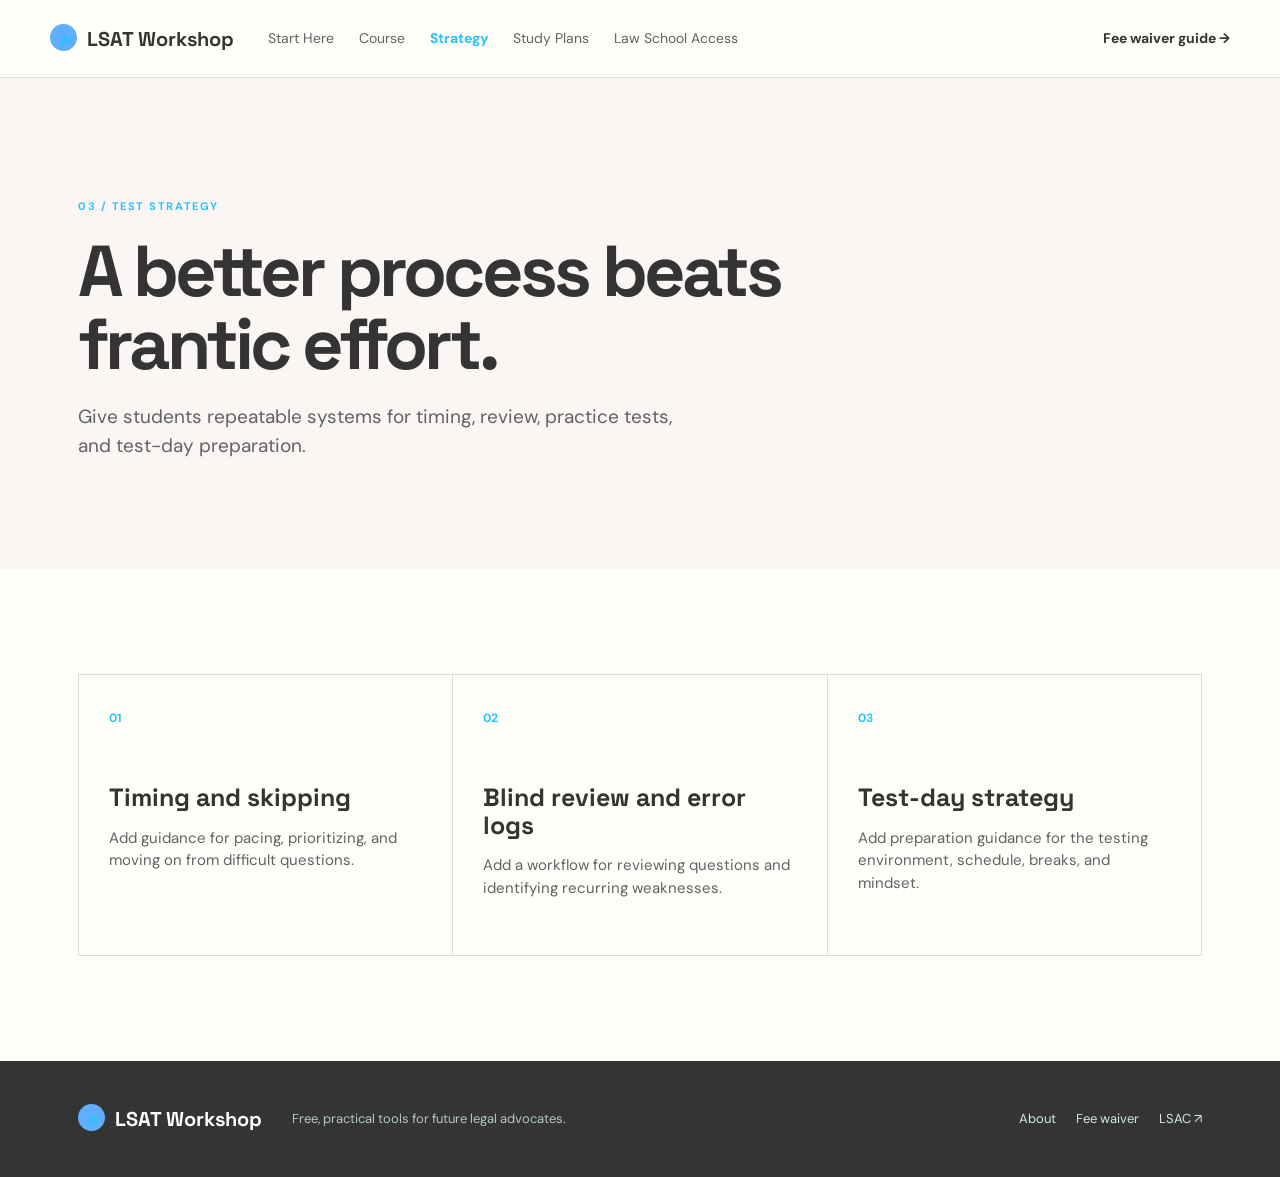
<file: strategy.html>
<!doctype html>
<html lang="en">
  <head>
    <meta charset="UTF-8" />
    <meta name="viewport" content="width=device-width, initial-scale=1.0" />
    <meta name="description" content="LSAT Workshop — free LSAT preparation and law-school access guidance." />
    <title>A better process beats frantic effort. | LSAT Workshop</title>
    <link rel="preconnect" href="https://fonts.googleapis.com" />
    <link rel="preconnect" href="https://fonts.gstatic.com" crossorigin />
    <link href="https://fonts.googleapis.com/css2?family=DM+Sans:wght@400;500;600;700&family=Space+Grotesk:wght@500;600;700&display=swap" rel="stylesheet" />
    <link rel="stylesheet" href="styles.css" />
  </head>
  <body>
    <header class="site-header">
  <a class="brand" href="index.html" aria-label="LSAT Workshop home"><span class="brand-mark">↗</span> LSAT Workshop</a>
  <button class="menu-toggle" aria-expanded="false" aria-controls="site-nav">Menu</button>
  <nav id="site-nav" class="site-nav" aria-label="Main navigation">
    <a href="start-here.html">Start Here</a><a href="course.html">Course</a><a href="strategy.html">Strategy</a><a href="study-plans.html">Study Plans</a><a href="law-school-access.html">Law School Access</a>
  </nav>
  <a class="header-link" href="fee-waiver.html">Fee waiver guide <span>→</span></a>
</header>
    <main>
      <section class="page-hero section-shell">
        <p class="eyebrow">03 / TEST STRATEGY</p>
        <h1>A better process beats frantic effort.</h1>
        <p class="lede">Give students repeatable systems for timing, review, practice tests, and test-day preparation.</p>
      </section>
      <section class="section-shell section-block">
        <div class="placeholder-grid">
          <article><span class="number">01</span><h2>Timing and skipping</h2><p>Add guidance for pacing, prioritizing, and moving on from difficult questions.</p></article>
          <article><span class="number">02</span><h2>Blind review and error logs</h2><p>Add a workflow for reviewing questions and identifying recurring weaknesses.</p></article>
          <article><span class="number">03</span><h2>Test-day strategy</h2><p>Add preparation guidance for the testing environment, schedule, breaks, and mindset.</p></article>
        </div>
      </section>
    </main>
    <footer class="site-footer"><div class="brand"><span class="brand-mark">↗</span> LSAT Workshop</div><p>Free, practical tools for future legal advocates.</p><div><a href="about.html">About</a><a href="fee-waiver.html">Fee waiver</a><a href="https://www.lsac.org" target="_blank" rel="noreferrer">LSAC ↗</a></div></footer>
    <script src="app.js"></script>
  </body>
</html>
</file>
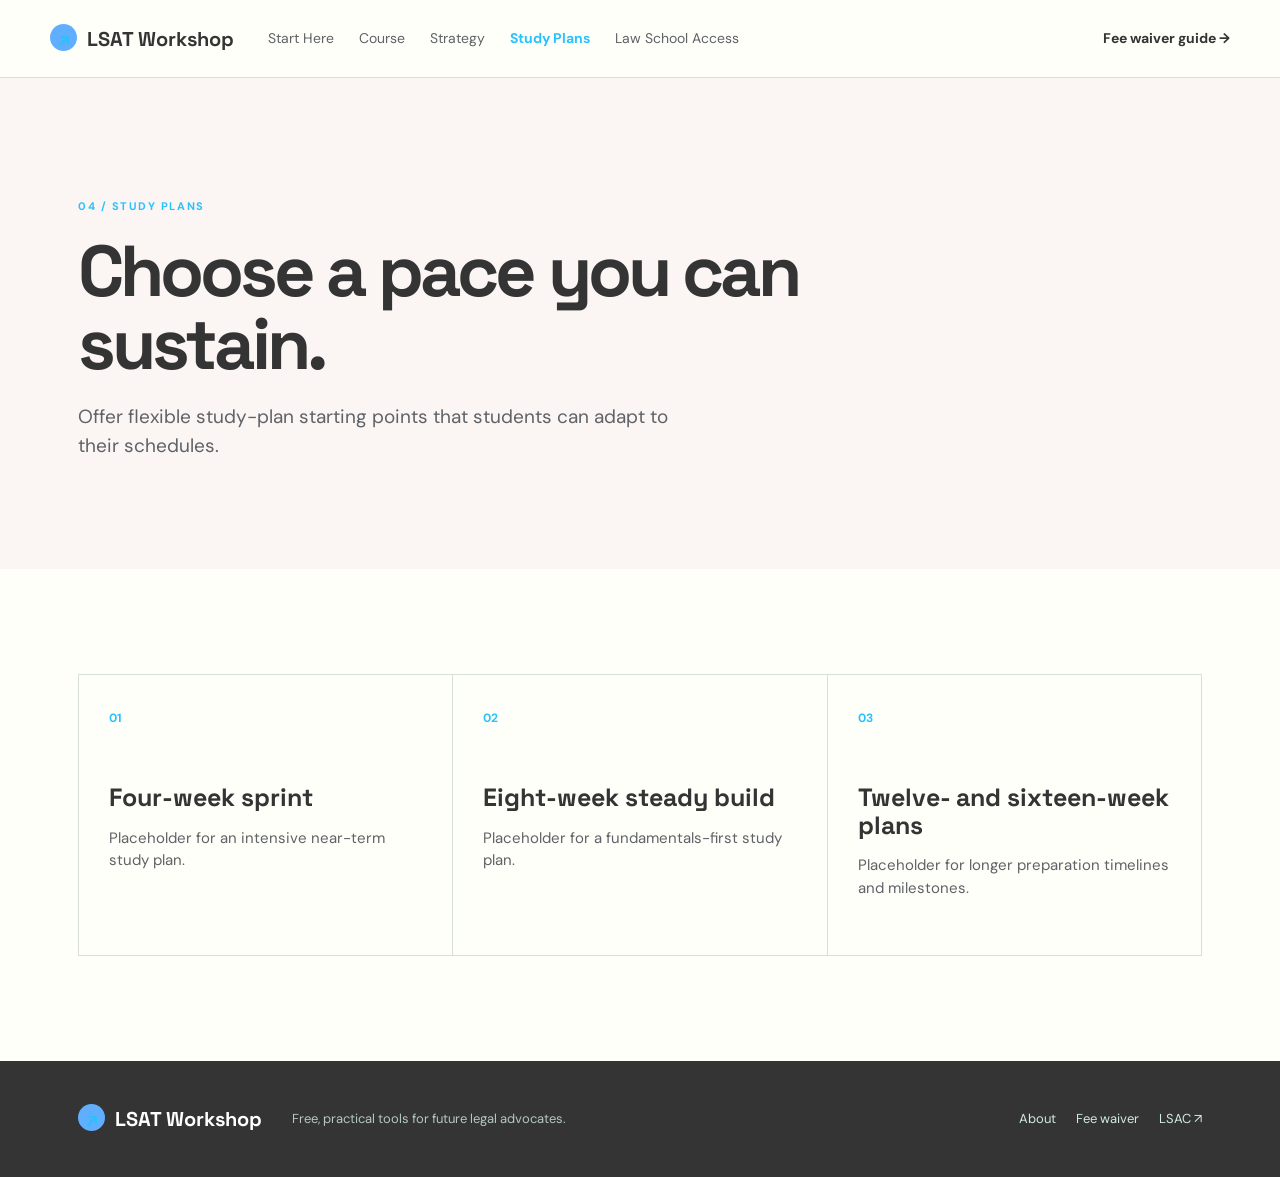
<file: study-plans.html>
<!doctype html>
<html lang="en">
  <head>
    <meta charset="UTF-8" />
    <meta name="viewport" content="width=device-width, initial-scale=1.0" />
    <meta name="description" content="LSAT Workshop — free LSAT preparation and law-school access guidance." />
    <title>Choose a pace you can sustain. | LSAT Workshop</title>
    <link rel="preconnect" href="https://fonts.googleapis.com" />
    <link rel="preconnect" href="https://fonts.gstatic.com" crossorigin />
    <link href="https://fonts.googleapis.com/css2?family=DM+Sans:wght@400;500;600;700&family=Space+Grotesk:wght@500;600;700&display=swap" rel="stylesheet" />
    <link rel="stylesheet" href="styles.css" />
  </head>
  <body>
    <header class="site-header">
  <a class="brand" href="index.html" aria-label="LSAT Workshop home"><span class="brand-mark">↗</span> LSAT Workshop</a>
  <button class="menu-toggle" aria-expanded="false" aria-controls="site-nav">Menu</button>
  <nav id="site-nav" class="site-nav" aria-label="Main navigation">
    <a href="start-here.html">Start Here</a><a href="course.html">Course</a><a href="strategy.html">Strategy</a><a href="study-plans.html">Study Plans</a><a href="law-school-access.html">Law School Access</a>
  </nav>
  <a class="header-link" href="fee-waiver.html">Fee waiver guide <span>→</span></a>
</header>
    <main>
      <section class="page-hero section-shell">
        <p class="eyebrow">04 / STUDY PLANS</p>
        <h1>Choose a pace you can sustain.</h1>
        <p class="lede">Offer flexible study-plan starting points that students can adapt to their schedules.</p>
      </section>
      <section class="section-shell section-block">
        <div class="placeholder-grid">
          <article><span class="number">01</span><h2>Four-week sprint</h2><p>Placeholder for an intensive near-term study plan.</p></article>
          <article><span class="number">02</span><h2>Eight-week steady build</h2><p>Placeholder for a fundamentals-first study plan.</p></article>
          <article><span class="number">03</span><h2>Twelve- and sixteen-week plans</h2><p>Placeholder for longer preparation timelines and milestones.</p></article>
        </div>
      </section>
    </main>
    <footer class="site-footer"><div class="brand"><span class="brand-mark">↗</span> LSAT Workshop</div><p>Free, practical tools for future legal advocates.</p><div><a href="about.html">About</a><a href="fee-waiver.html">Fee waiver</a><a href="https://www.lsac.org" target="_blank" rel="noreferrer">LSAC ↗</a></div></footer>
    <script src="app.js"></script>
  </body>
</html>
</file>
<file: styles.css>
:root{--ink:#343434;--muted:#5f6266;--cream:#fbf5f3;--paper:#fffffa;--mint:#60afff;--green:#28c2ff;--yellow:#60afff;--line:#d8ded8;--sans:'DM Sans',sans-serif;--display:'Space Grotesk',sans-serif}*{box-sizing:border-box}html{scroll-behavior:smooth}body{margin:0;background:var(--paper);color:var(--ink);font-family:var(--sans);line-height:1.5}a{color:inherit;text-decoration:none}.site-header{height:78px;display:flex;align-items:center;gap:34px;padding:0 max(28px,calc((100vw - 1180px)/2));border-bottom:1px solid var(--line);position:sticky;top:0;background:rgba(255,255,250,.94);backdrop-filter:blur(10px);z-index:5}.brand{font-family:var(--display);font-weight:700;font-size:20px;white-space:nowrap}.brand>span:last-child{color:var(--green)}.brand-mark{display:inline-grid;place-items:center;background:var(--yellow);border-radius:50%;width:27px;height:27px;margin-right:5px}.site-nav{display:flex;gap:25px;font-size:14px;color:var(--muted);flex:1}.site-nav a:hover,.header-link:hover{color:var(--green)}.header-link{font-size:14px;font-weight:700}.menu-toggle{display:none;background:none;border:1px solid var(--line);padding:8px 12px;border-radius:5px}.section-shell{max-width:1180px;margin:auto;padding-left:28px;padding-right:28px}.hero{min-height:610px;display:grid;grid-template-columns:1fr 1fr;align-items:center;gap:55px}.hero-copy{padding:78px 0}.eyebrow{color:var(--green);font-size:11px;font-weight:700;letter-spacing:.14em;margin:0 0 20px}.hero h1{font-family:var(--display);font-size:clamp(42px,5.4vw,76px);line-height:1.02;letter-spacing:-.055em;max-width:650px;margin:0 0 25px}.lede{color:var(--muted);font-size:19px;max-width:565px}.button-row{display:flex;gap:12px;flex-wrap:wrap;margin:32px 0 18px}.button{display:inline-flex;align-items:center;gap:20px;padding:14px 19px;border-radius:5px;font-weight:700;font-size:14px}.button.primary{background:var(--green);color:white}.button.secondary{border:1px solid var(--green);color:var(--green)}.button:hover{transform:translateY(-2px)}.microcopy{font-size:12px;color:#85938f}.hero-art{height:425px;background:var(--mint);position:relative;overflow:hidden;border-radius:44% 44% 5px 5px}.sun{position:absolute;width:180px;height:180px;background:var(--yellow);border-radius:50%;top:48px;right:54px}.orbit{position:absolute;border:1px solid rgba(52,52,52,.35);border-radius:50%;transform:rotate(-25deg)}.orbit-one{width:410px;height:160px;top:75px;left:5px}.orbit-two{width:440px;height:195px;top:110px;left:-22px}.path-line{position:absolute;width:500px;height:190px;border-top:3px solid var(--green);border-radius:50%;transform:rotate(26deg);left:-90px;bottom:40px}.sign-card{position:absolute;background:var(--paper);padding:20px 23px;left:50px;bottom:72px;box-shadow:8px 8px 0 var(--green);transform:rotate(-5deg)}.sign-card span,.tag{font-size:10px;letter-spacing:.14em;color:var(--green);font-weight:700}.sign-card strong{display:block;font-family:var(--display);font-size:24px}.sign-card small{color:var(--muted)}.star{position:absolute;color:var(--green);font-size:26px}.star-one{top:80px;left:63px}.star-two{right:30px;bottom:58px}.section-block{padding-top:105px;padding-bottom:105px}.tinted{max-width:none;background:var(--cream)}.tinted>*{max-width:1124px;margin-left:auto;margin-right:auto}.section-heading{display:flex;justify-content:space-between;align-items:end;gap:40px;margin-bottom:40px}.section-heading h2,.about h2,.fee-copy h2{font-family:var(--display);font-size:clamp(32px,4vw,52px);letter-spacing:-.045em;line-height:1.05;margin:0;max-width:650px}.section-heading>p{max-width:350px;color:var(--muted);margin:0}.info-grid{display:grid;gap:1px;background:var(--line);border:1px solid var(--line)}.info-grid.four{grid-template-columns:repeat(4,1fr)}.info-grid article{background:var(--paper);padding:27px;min-height:210px}.number{color:var(--green);font-size:12px;font-weight:700}.info-grid h3{font-family:var(--display);font-size:19px;margin:45px 0 8px}.info-grid p,.course-card p,.plans-grid p{color:var(--muted);font-size:14px;margin:0}.pathway{display:grid;grid-template-columns:1.1fr repeat(3,1fr);gap:1px;background:var(--green);margin-top:35px;color:white}.pathway>*{padding:25px;background:var(--green)}.pathway .eyebrow{color:var(--yellow);margin-bottom:5px}.pathway h3{font-family:var(--display);font-size:22px;margin:0}.pathway a{border-left:1px solid rgba(255,255,255,.35);transition:.2s}.pathway a:hover{background:#165743}.pathway strong,.pathway span{display:block}.pathway span{font-size:13px;color:#c7e9db;margin-top:25px}.course-grid{display:grid;grid-template-columns:1fr 1fr;gap:18px}.course-card{padding:32px;min-height:360px;border-radius:4px}.course-card.dark{background:var(--ink);color:white}.course-card.accent{background:var(--yellow)}.card-top{display:flex;justify-content:space-between}.course-card .tag{color:inherit}.course-card h3{font-family:var(--display);font-size:36px;margin:45px 0 10px}.course-card ul{padding-left:18px;font-size:14px;line-height:2;margin:25px 0}.course-card a{font-size:13px;font-weight:700}.strategy-list{display:grid;grid-template-columns:repeat(3,1fr);border-top:1px solid var(--line)}.strategy-list div{padding:25px 20px 25px 0;border-bottom:1px solid var(--line)}.strategy-list div:nth-child(3n+2),.strategy-list div:nth-child(3n+3){padding-left:20px;border-left:1px solid var(--line)}.strategy-list b,.strategy-list span{display:block}.strategy-list b{font-family:var(--display);font-size:19px;margin-bottom:7px}.strategy-list span{font-size:14px;color:var(--muted)}.plans-grid{display:grid;grid-template-columns:repeat(4,1fr);gap:1px;background:var(--line);border:1px solid var(--line)}.plans-grid a{background:var(--paper);padding:26px;min-height:220px}.plans-grid a:hover{background:var(--mint)}.plans-grid span{font-size:11px;font-weight:700;color:var(--green);letter-spacing:.13em}.plans-grid h3{font-family:var(--display);font-size:23px;margin:35px 0 8px}.plans-grid b{display:block;font-size:13px;margin-top:26px}.practice-callout{display:flex;justify-content:space-between;align-items:center;gap:30px;padding:35px;background:var(--mint)}.practice-callout h3{font-family:var(--display);font-size:30px;margin:12px 0 5px}.practice-callout p{max-width:600px;color:#47645a;margin:0}.fee-section{display:grid;grid-template-columns:1.1fr .9fr;gap:80px;background:var(--green);max-width:none;color:white}.fee-section>*{max-width:530px}.fee-section{padding-left:max(28px,calc((100vw - 1124px)/2));padding-right:max(28px,calc((100vw - 1124px)/2))}.fee-copy .eyebrow{color:var(--yellow)}.fee-copy h2{color:white;margin-bottom:20px}.fee-copy>p{color:#d1ebe0}.fee-copy .button{margin-top:20px;background:var(--yellow);color:var(--ink)}.fee-topics{align-self:center}.fee-topics>div{border-top:1px solid rgba(255,255,255,.3);padding:18px 0}.fee-topics b,.fee-topics span{display:block}.fee-topics span{color:#c4e2d7;font-size:14px}.note{font-size:11px;color:#a6cbbc;margin-top:30px}.access-grid{display:grid;grid-template-columns:repeat(3,1fr);gap:12px}.access-grid span{background:var(--paper);padding:23px;font-family:var(--display);font-size:17px;border-left:3px solid var(--green)}.about{padding-bottom:125px}.about-columns{display:grid;grid-template-columns:1fr 1fr;gap:70px;margin-top:30px}.about-columns p{font-family:var(--display);font-size:22px;line-height:1.35;max-width:500px}.site-footer{background:var(--ink);color:white;padding:35px max(28px,calc((100vw - 1124px)/2));display:flex;align-items:center;gap:30px}.site-footer p{color:#b4c8c1;font-size:13px;flex:1}.site-footer>div:last-child{display:flex;gap:20px;font-size:13px;color:#d1ebe0}@media(max-width:800px){.site-header{gap:12px}.site-nav{display:none;position:absolute;top:78px;left:0;right:0;background:var(--paper);padding:20px 28px;flex-direction:column}.site-nav.open{display:flex}.menu-toggle{display:block;margin-left:auto}.header-link{display:none}.hero{grid-template-columns:1fr;padding-top:25px}.hero-copy{padding:45px 0 15px}.hero-art{height:300px}.section-heading{display:block}.section-heading>p{margin-top:18px}.info-grid.four,.plans-grid{grid-template-columns:1fr 1fr}.pathway{grid-template-columns:1fr 1fr}.pathway>*:first-child{grid-column:1/-1}.course-grid,.fee-section{grid-template-columns:1fr}.strategy-list{grid-template-columns:1fr 1fr}.strategy-list div:nth-child(3n+2),.strategy-list div:nth-child(3n+3){padding-left:0;border-left:0}.strategy-list div:nth-child(even){padding-left:20px;border-left:1px solid var(--line)}.about-columns{gap:20px}.site-footer{flex-wrap:wrap}.site-footer p{flex-basis:60%}}@media(max-width:500px){.section-block{padding-top:70px;padding-bottom:70px}.info-grid.four,.plans-grid,.strategy-list,.access-grid{grid-template-columns:1fr}.pathway{grid-template-columns:1fr}.pathway>*:first-child{grid-column:auto}.pathway a{border-left:0;border-top:1px solid rgba(255,255,255,.25)}.course-card h3{font-size:30px}.about-columns{grid-template-columns:1fr}.site-footer>div:last-child{width:100%}}
.page-hero{padding-top:120px;padding-bottom:90px;background:var(--cream);max-width:none;padding-left:max(28px,calc((100vw - 1124px)/2));padding-right:max(28px,calc((100vw - 1124px)/2))}.page-hero h1{font-family:var(--display);font-size:clamp(42px,6vw,72px);letter-spacing:-.055em;line-height:1.02;max-width:760px;margin:0 0 22px}.page-hero .lede{max-width:620px}.placeholder-grid{display:grid;grid-template-columns:repeat(3,1fr);gap:1px;background:var(--line);border:1px solid var(--line)}.placeholder-grid article{background:var(--paper);padding:30px;min-height:280px}.placeholder-grid h2{font-family:var(--display);font-size:25px;line-height:1.1;margin:55px 0 12px}.placeholder-grid p{color:var(--muted);font-size:15px}.site-nav a[aria-current="page"]{color:var(--green);font-weight:700}@media(max-width:800px){.placeholder-grid{grid-template-columns:1fr 1fr}}@media(max-width:500px){.placeholder-grid{grid-template-columns:1fr}.page-hero{padding-top:80px;padding-bottom:65px}}
</file>
